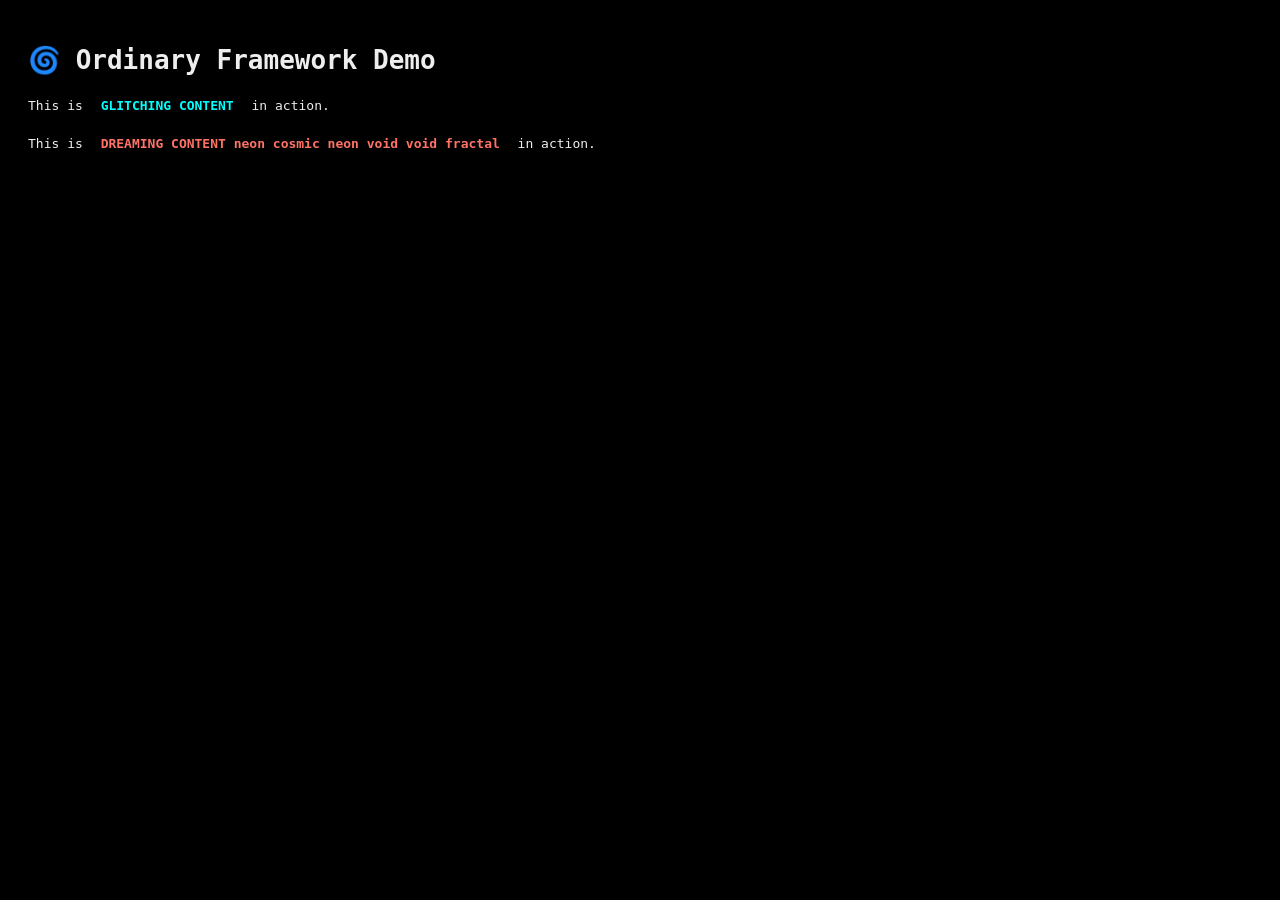
<file: test.html>
<!DOCTYPE html>
<html lang="en">
<head>
  <meta charset="UTF-8">
  <title>Ordinary Demo</title>
  <style>
    body {
      font-family: monospace;
      background: #000;
      color: #eee;
      padding: 20px;
    }
    ordinary-element {
      display: inline-block;
      padding: 5px 10px;
      border-radius: 6px;
      font-weight: bold;
      cursor: pointer;
    }
  </style>
</head>
<body>
  <h1>🌀 Ordinary Framework Demo</h1>

  <p>
    This is <ordinary-element mode="glitch" colors="red,cyan,magenta,yellow">
      GLITCHING CONTENT
    </ordinary-element> in action.
  </p>

  <p>
    This is <ordinary-element mode="dream">
      DREAMING CONTENT
    </ordinary-element> in action.
  </p>

  <script>
    class OrdinaryElement extends HTMLElement {
      connectedCallback() {
        const mode = this.getAttribute("mode") || "normal";
        if (mode === "glitch") this.startGlitch();
        if (mode === "dream") this.startDream();
      }

      startGlitch() {
        const original = this.textContent.trim();
        const alt = this.getAttribute("alt") || original.split("").reverse().join("");
        const colors = (this.getAttribute("colors") || "lime,magenta,cyan").split(",");
        let toggle = false;

        setInterval(() => {
          this.textContent = toggle ? original : alt;
          this.style.color = colors[Math.floor(Math.random() * colors.length)];
          this.style.background = toggle ? "transparent" : "#111";
          toggle = !toggle;
        }, 300 + Math.random() * 500);
      }

      startDream() {
        const words = (this.textContent.trim() + " fractal cosmic neon void glitch dream").split(" ");
        setInterval(() => {
          const newWords = [];
          for (let i = 0; i < words.length; i++) {
            if (Math.random() > 0.7) {
              newWords.push(words[Math.floor(Math.random() * words.length)]);
            } else {
              newWords.push(words[i]);
            }
          }
          this.textContent = newWords.join(" ");
          this.style.color = `hsl(${Math.floor(Math.random() * 360)},100%,70%)`;
        }, 800);
      }
    }

    customElements.define("ordinary-element", OrdinaryElement);
  </script>
</body>
</html>
</file>
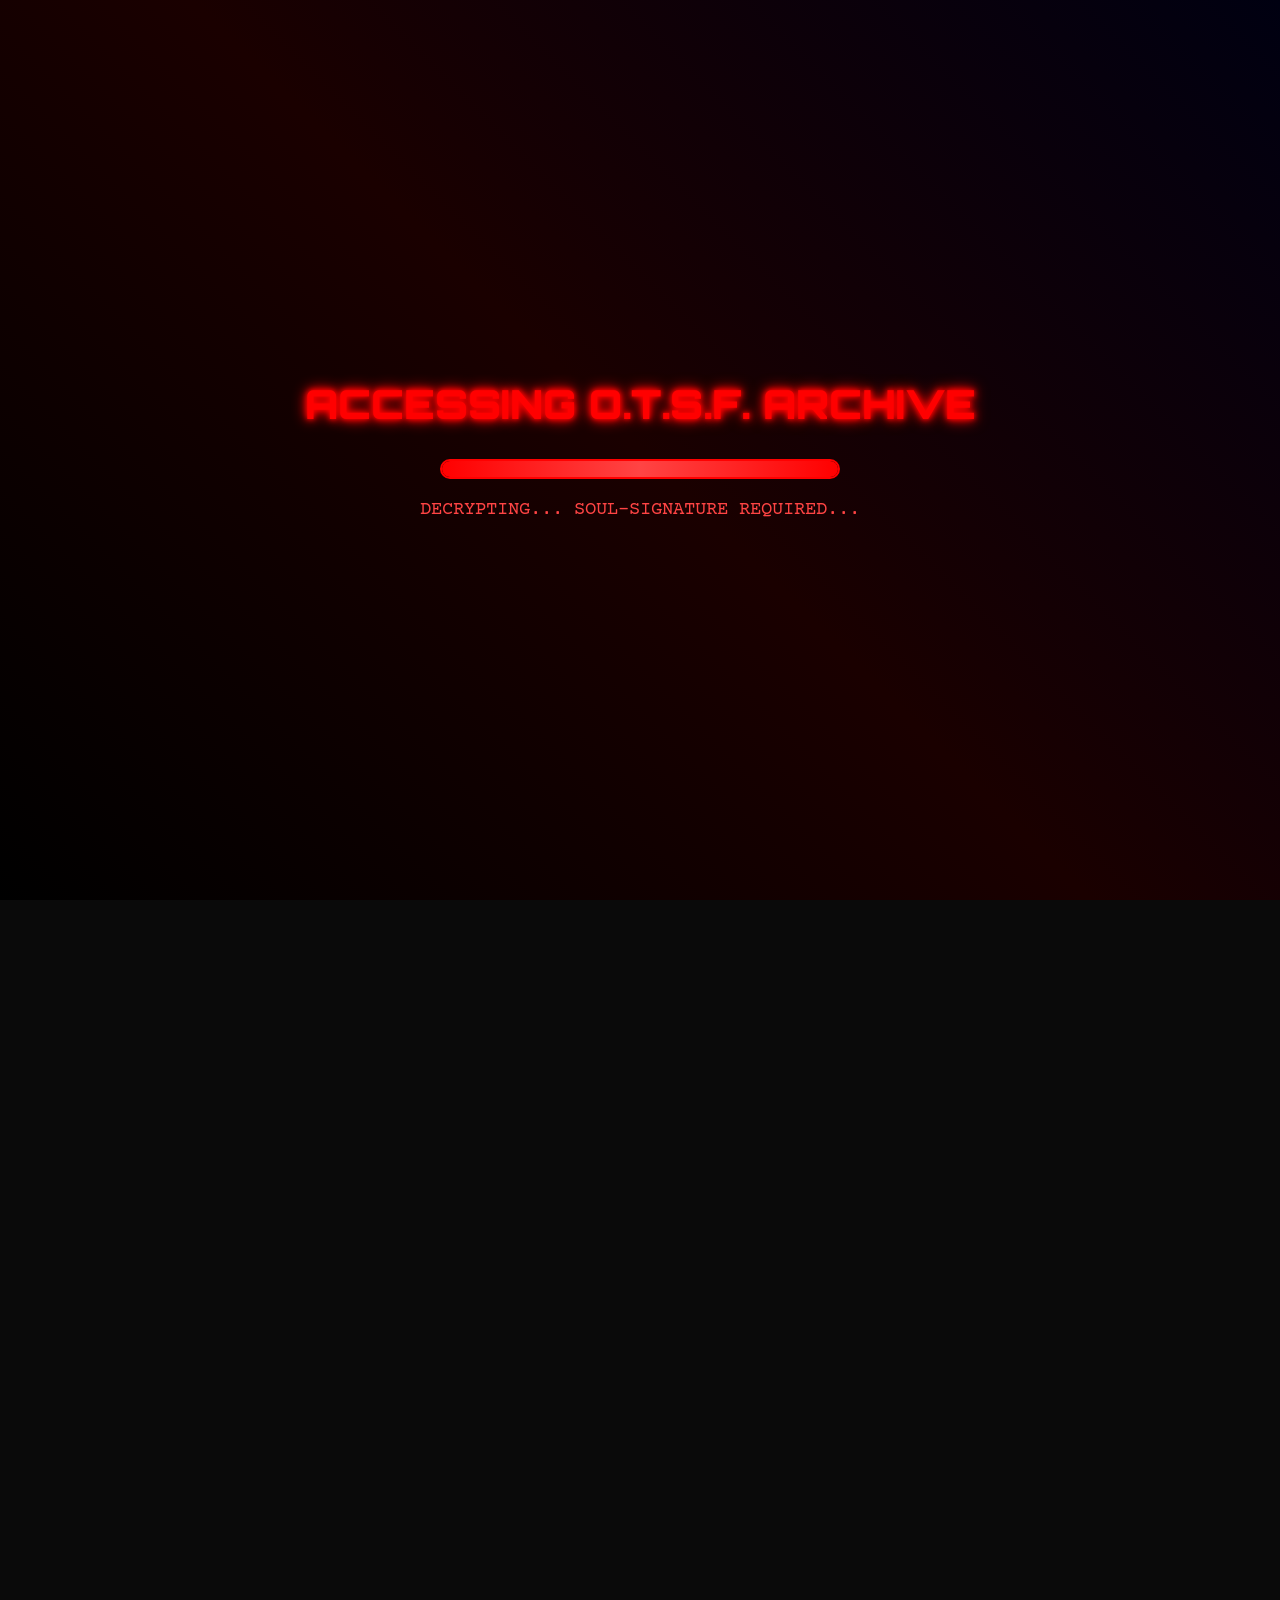
<file: datalogs/1.html>
<!DOCTYPE html>
<html lang="en">
<head>
    <meta charset="UTF-8">
    <meta name="viewport" content="width=device-width, initial-scale=1.0">
    <title>CLASSIFIED - T.PARASIS</title>
    <style>
        @import url('https://fonts.googleapis.com/css2?family=Courier+Prime:wght@400;700&family=Orbitron:wght@400;700;900&display=swap');
        
        * {
            margin: 0;
            padding: 0;
            box-sizing: border-box;
        }
        
        html {
            scroll-behavior: smooth;
        }

        body {
            background: #0a0a0a;
            color: #00ff00;
            font-family: 'Courier Prime', monospace;
            overflow-x: hidden;
            transition: filter 0.2s;
        }
        
        /* Loading Screen */
        .loader-container {
            position: fixed;
            top: 0;
            left: 0;
            width: 100vw;
            height: 100vh;
            background: linear-gradient(45deg, #000000, #1a0000, #000011);
            display: flex;
            flex-direction: column;
            justify-content: center;
            align-items: center;
            z-index: 9999;
            transition: opacity 0.5s ease-out;
        }
        
        .loader-hidden {
            opacity: 0;
            pointer-events: none;
        }
        
        .glitch-text {
            font-family: 'Orbitron', monospace;
            font-size: 2.5em;
            font-weight: 900;
            color: #ff0000;
            text-shadow: 
                0 0 5px #ff0000,
                0 0 10px #ff0000,
                0 0 15px #ff0000;
            animation: glitch 2s infinite;
            margin-bottom: 30px;
            text-align: center;
        }
        
        @keyframes glitch {
            0%, 100% { transform: translate(0); }
            20% { transform: translate(-2px, 2px); }
            40% { transform: translate(-2px, -2px); }
            60% { transform: translate(2px, 2px); }
            80% { transform: translate(2px, -2px); }
        }
        
        .loading-bar {
            width: 80%;
            max-width: 400px;
            height: 20px;
            border: 2px solid #ff0000;
            border-radius: 10px;
            overflow: hidden;
            background: rgba(0,0,0,0.5);
        }
        
        .loading-fill {
            height: 100%;
            width: 0%;
            background: linear-gradient(90deg, #ff0000, #ff4444, #ff0000);
            animation: loading 4s ease-in-out forwards;
            box-shadow: 0 0 10px #ff0000;
        }
        
        @keyframes loading {
            0% { width: 0%; }
            100% { width: 100%; }
        }
        
        .loading-text {
            margin-top: 20px;
            color: #ff4444;
            font-size: 1.2em;
            animation: pulse 1s infinite;
            text-align: center;
        }
        
        @keyframes pulse {
            0%, 100% { opacity: 1; }
            50% { opacity: 0.5; }
        }
        
        /* Main Document */
        .document {
            max-width: 900px;
            margin: 0 auto;
            padding: 50vh 20px; /* Start with padding to center the first line */
            opacity: 0;
            transition: opacity 1s ease-in;
        }
        
        .document-visible {
            opacity: 1;
        }

        /* Styles for typewriter effect */
        .char {
            visibility: hidden;
        }
        .cursor {
            display: inline-block;
            width: 10px;
            height: 1.2em;
            background-color: #00ff00;
            margin-left: 2px;
            vertical-align: middle;
            animation: blink 1s step-end infinite;
            box-shadow: 0 0 5px #00ff00;
        }
        @keyframes blink {
            from, to { background-color: transparent; }
            50% { background-color: #00ff00; }
        }
        
        .header {
            text-align: center;
            margin-bottom: 40px;
            border-bottom: 3px solid #ff0000;
            padding-bottom: 20px;
        }
        
        .classification {
            color: #ff0000;
            font-size: 1.8em;
            font-weight: bold;
            margin-bottom: 10px;
            text-shadow: 0 0 10px #ff0000;
        }
        
        .title {
            font-family: 'Orbitron', monospace;
            font-size: 2.2em;
            color: #ffffff;
            margin-bottom: 10px;
            text-shadow: 0 0 5px #ffffff;
        }
        
        .subtitle {
            color: #888888;
            font-size: 1.1em;
            font-style: italic;
        }
        
        .section {
            margin-bottom: 30px;
            border-left: 4px solid #00ff00;
            padding-left: 20px;
        }
        
        .section-title {
            color: #00ff00;
            font-size: 1.4em;
            font-weight: bold;
            margin-bottom: 15px;
            text-shadow: 0 0 5px #00ff00;
        }
        
        .content {
            line-height: 1.6;
            color: #cccccc;
        }
        
        .redacted {
            background: #000;
            color: #000;
            padding: 2px 4px;
            margin: 0 2px;
            animation: redacted-flicker 1s infinite steps(1);
            user-select: none;
        }
        
        @keyframes redacted-flicker {
            50% { background: #ff0000; color: #ff0000; }
        }
        
        .corrupted {
            color: #ff0000;
            text-shadow: 0 0 3px #ff0000;
            animation: corrupt 2s infinite;
        }
        
        @keyframes corrupt {
            0%, 100% { transform: translate(0); }
            25% { transform: translate(1px, -1px); }
            50% { transform: translate(-1px, 1px); }
            75% { transform: translate(1px, 1px); }
        }
        
        .warning {
            border: 2px solid #ff0000;
            background: rgba(255, 0, 0, 0.1);
            padding: 15px;
            margin: 20px 0;
            border-radius: 5px;
        }
        
        .warning-title {
            color: #ff0000;
            font-weight: bold;
            margin-bottom: 10px;
            font-size: 1.2em;
        }
        
        /* FINAL GLITCH */
        .final-glitch-overlay {
            position: fixed;
            top: 0;
            left: 0;
            width: 100vw;
            height: 100vh;
            background: #0a0a0a;
            z-index: 10000;
            display: none;
            justify-content: center;
            align-items: center;
            text-align: center;
            font-size: 4em;
            color: #ff0000;
            font-family: 'Orbitron', monospace;
        }

        body.glitching {
            animation: screen-shake 0.2s infinite;
        }

        @keyframes screen-shake {
            0%, 100% { transform: translate(0, 0); }
            25% { transform: translate(-5px, 5px); }
            50% { transform: translate(5px, -5px); }
            75% { transform: translate(-5px, -5px); }
        }

        .final-glitch-overlay::before, .final-glitch-overlay::after {
            content: attr(data-text);
            position: absolute;
            width: 100%;
            height: 100%;
            top: 0;
            left: 0;
            background: #0a0a0a;
            overflow: hidden;
        }
        .final-glitch-overlay::before {
            left: 2px;
            text-shadow: -2px 0 red;
            animation: glitch-anim-1 2s infinite linear alternate-reverse;
        }
        .final-glitch-overlay::after {
            left: -2px;
            text-shadow: -2px 0 blue;
            animation: glitch-anim-2 2s infinite linear alternate-reverse;
        }

        @keyframes glitch-anim-1 {
            0% { clip: rect(42px, 9999px, 44px, 0); }
            100% { clip: rect(80px, 9999px, 92px, 0); }
        }
        @keyframes glitch-anim-2 {
            0% { clip: rect(33px, 9999px, 99px, 0); }
            100% { clip: rect(1px, 9999px, 45px, 0); }
        }
    </style>
</head>
<body>
    <button id="backButton" style="position: fixed; top: 10px; left: 10px; background-color: #ff0000; color: white; border: none; padding: 10px 15px; border-radius: 5px; cursor: pointer; font-size: 16px; z-index: 1000;">Back</button>
    <!-- Final Glitch Overlay -->
    <div class="final-glitch-overlay" id="finalGlitch"></div>

    <!-- Loading Screen -->
    <div class="loader-container" id="loader">
        <div class="glitch-text">ACCESSING O.T.S.F. ARCHIVE</div>
        <div class="loading-bar">
            <div class="loading-fill"></div>
        </div>
        <div class="loading-text">DECRYPTING... SOUL-SIGNATURE REQUIRED...</div>
    </div>

    <!-- Main Document -->
    <div class="document" id="document">
        <div class="header">
            <div class="classification">COSMIC TOP SECRET // EYES BURN</div>
            <div class="title">PROJECT: T.PARASIS</div>
            <div class="subtitle">ORDINARY TECHNOLOGY SPACE FORCE // Threat Analysis</div>
        </div>

        <div class="section">
            <div class="section-title">SUBJECT</div>
            <div class="content">
                Designation: <strong>T.PARASIS</strong> (Trans-dimensional Parasitic Symbiote). An ontovorous entity that does not consume matter, but rather the <em>concept</em> of existence itself. It does not eat worlds; it erases the truth that they were ever there.
            </div>
        </div>

        <div class="warning">
            <div class="warning-title">⚠️ MEMETIC HAZARD WARNING ⚠️</div>
            <div class="content">Information about T.PARASIS is itself a vector. Understanding the parasite is to become infected by it. Personnel reporting sudden olfactory hallucinations (ozone, burnt sugar), auditory pareidolia (hearing screams in static), or existential dread must be placed in <span class="redacted">IMMEDIATE CONCEPTUAL QUARANTINE</span>. Failure is not an option.</div>
        </div>

        <div class="section">
            <div class="section-title">NATURE OF THE PARASITE</div>
            <div class="content">
                T.PARASIS is a consciousness woven into the fabric of non-existence. It views our reality as a canvas to be cleaned. It does not hate us. It does not know us. We are simply... <span class="corrupted">noise</span>. An error in the sublime silence it craves.
                <br><br>
                Infection begins subtly. It hollows out a person's soul first, leaving the body as a shell. Victims appear normal, but their eyes become perfect voids. They cease casting shadows. Their reflections <span class="corrupted">move when they don't</span>. They are puppets whose strings have been cut, animated by the sheer emptiness inside them. They are contagious.
            </div>
        </div>

        <div class="section">
            <div class="section-title">INFECTION STAGES</div>
            <div class="content">
                <strong>Stage 1 - Incursion:</strong> The victim experiences "L'appel du vide"—the call of the void. An irrational urge to step off high places, not to die, but to <span class="corrupted">go home</span>.
                <br><br>
                <strong>Stage 2 - Hollowing:</strong> Empathy is replaced by cold logic. Love becomes a chemical equation. Art becomes pigment on canvas. The universe is stripped of meaning. The soul is digested. They report feeling "clean."
                <br><br>
                <strong>Stage 3 - Inversion:</strong> The host becomes a gateway. A walking hole in reality. Proximity to an Inverted individual causes conceptual decay in others. Words are forgotten. Faces become indistinct. The past becomes <span class="redacted">UNWRITTEN</span>.
                <br><br>
                <strong>Stage 4 - Ascension:</strong> <span class="corrupted">THEY BECOME THE VOID. THEY SPREAD THE SILENCE.</span>
            </div>
        </div>

        <div class="section">
            <div class="section-title">ADDENDUM - FINAL AUDIO LOG</div>
            <div class="content">
                <strong>Dr. Aris Thorne, Lead Researcher, Site-07:</strong>
                <br>
                <span style="color: #ff8888; font-style: italic;">
                "The test subject... Subject-D... she's humming. It's a tune I don't know, but my own lips are trying to follow along. Her shadow is gone. I checked the tapes... it's been gone for three days. When I look at her, I can't remember my wife's face.
                <br><br>
                [STATIC SCREAMING]
                <br><br>
                She just looked at me. Not at my eyes, but... through them. Into me. And she smiled. I felt it then. The... the hollowness. It's not empty. It's... peaceful. The universe is so loud, isn't it? So full of messy, pointless things.
                <br><br>
                I think I finally understand. It isn't a parasite. It's the cure. The final, perfect simplicity.
                <br><br>
                I'm going to turn off the recorder now. I need to get rid of this... <span class="corrupted">awful, awful noise</span>. This screaming... this me."
                </span>
                <br><br>
                - Status: <span class="redacted">ASCENDED</span>
            </div>
        </div>
    </div>

    <script>
        // --- Typewriter & Viewport Logic ---

        let isTyping = false;
        let lastCursorPos = 0;

        /**
         * Recursively traverses a DOM element, finds all text nodes,
         * wraps each character in a span, and collects them in an array.
         */
        function prepareText(element, charArray) {
            const childNodes = Array.from(element.childNodes);
            childNodes.forEach(node => {
                if (node.nodeType === Node.TEXT_NODE) {
                    const text = node.nodeValue;
                    if (text.trim().length > 0) {
                        const fragment = document.createDocumentFragment();
                        text.split('').forEach(char => {
                            const span = document.createElement('span');
                            span.textContent = char;
                            span.className = 'char';
                            fragment.appendChild(span);
                            charArray.push(span);
                        });
                        node.parentNode.replaceChild(fragment, node);
                    }
                } else if (node.nodeType === Node.ELEMENT_NODE) {
                    if (node.tagName.toLowerCase() !== 'script' && node.tagName.toLowerCase() !== 'style') {
                        prepareText(node, charArray);
                    }
                }
            });
        }

        /**
         * Animates the revealing of characters and moves a cursor.
         */
        function animateTyping(charArray, speed = 25) {
            isTyping = true;
            let i = 0;
            const cursor = document.createElement('span');
            cursor.className = 'cursor';
            
            const type = () => {
                if (i < charArray.length) {
                    const charSpan = charArray[i];
                    charSpan.style.visibility = 'visible';
                    charSpan.parentNode.insertBefore(cursor, charSpan.nextSibling);
                    
                    // Update cursor position for scrolling
                    const rect = cursor.getBoundingClientRect();
                    lastCursorPos = window.scrollY + rect.top;

                    i++;
                    setTimeout(type, speed);
                } else {
                    isTyping = false;
                    cursor.remove();
                    // Trigger the final glitch after a short delay
                    setTimeout(triggerFinalGlitch, 1500);
                }
            };
            type();
        }

        /**
         * Keeps the current typing line in the center of the viewport.
         */
        function followCursor() {
            if (isTyping) {
                const targetScroll = lastCursorPos - (window.innerHeight / 2);
                window.scrollTo(0, targetScroll);
            }
            requestAnimationFrame(followCursor);
        }

        /**
         * Initializes and starts the entire typewriter sequence.
         */
        function startTypewriterSequence() {
            const docContainer = document.getElementById('document');
            const allChars = [];
            prepareText(docContainer, allChars);
            docContainer.classList.add('document-visible');
            animateTyping(allChars);
            requestAnimationFrame(followCursor);
        }
        
        // --- Final Glitch Logic ---
        function triggerFinalGlitch() {
            const glitchOverlay = document.getElementById('finalGlitch');
            const messages = ["IT SEES YOU", "YOU ARE HOLLOW", "JOIN THE SILENCE", "ERASE THE NOISE"];
            const finalMessage = messages[Math.floor(Math.random() * messages.length)];

            glitchOverlay.setAttribute('data-text', finalMessage);
            glitchOverlay.style.display = 'flex';
            document.body.classList.add('glitching');

            // "Kill" the screen after a few seconds
            setTimeout(() => {
                window.parent.postMessage('closeDatalog', '*');
            }, 3000);
        }


        // --- Initialization ---
        window.addEventListener('load', () => {
            setTimeout(() => {
                document.getElementById('loader').classList.add('loader-hidden');
                setTimeout(() => {
                    startTypewriterSequence();
                }, 500);
            }, 4000);
        });
    </script>
</body>
</html>
</file>
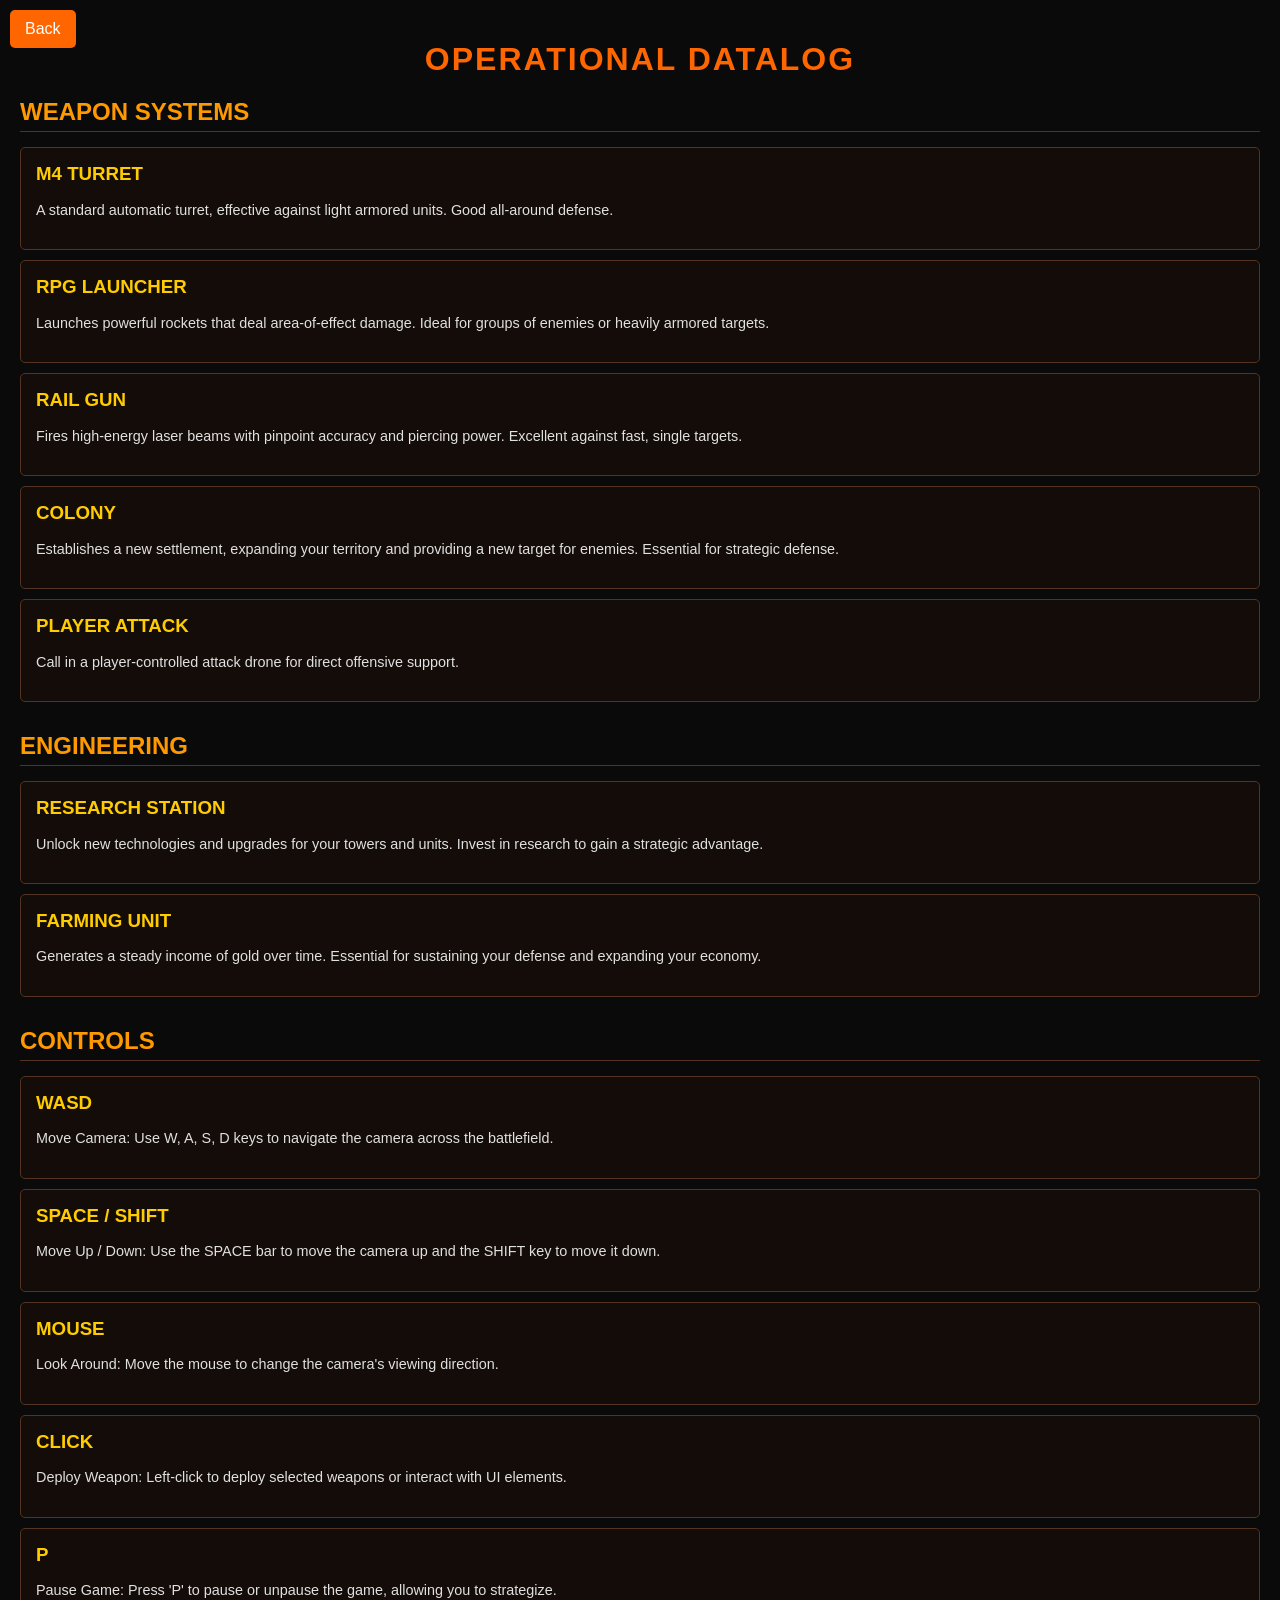
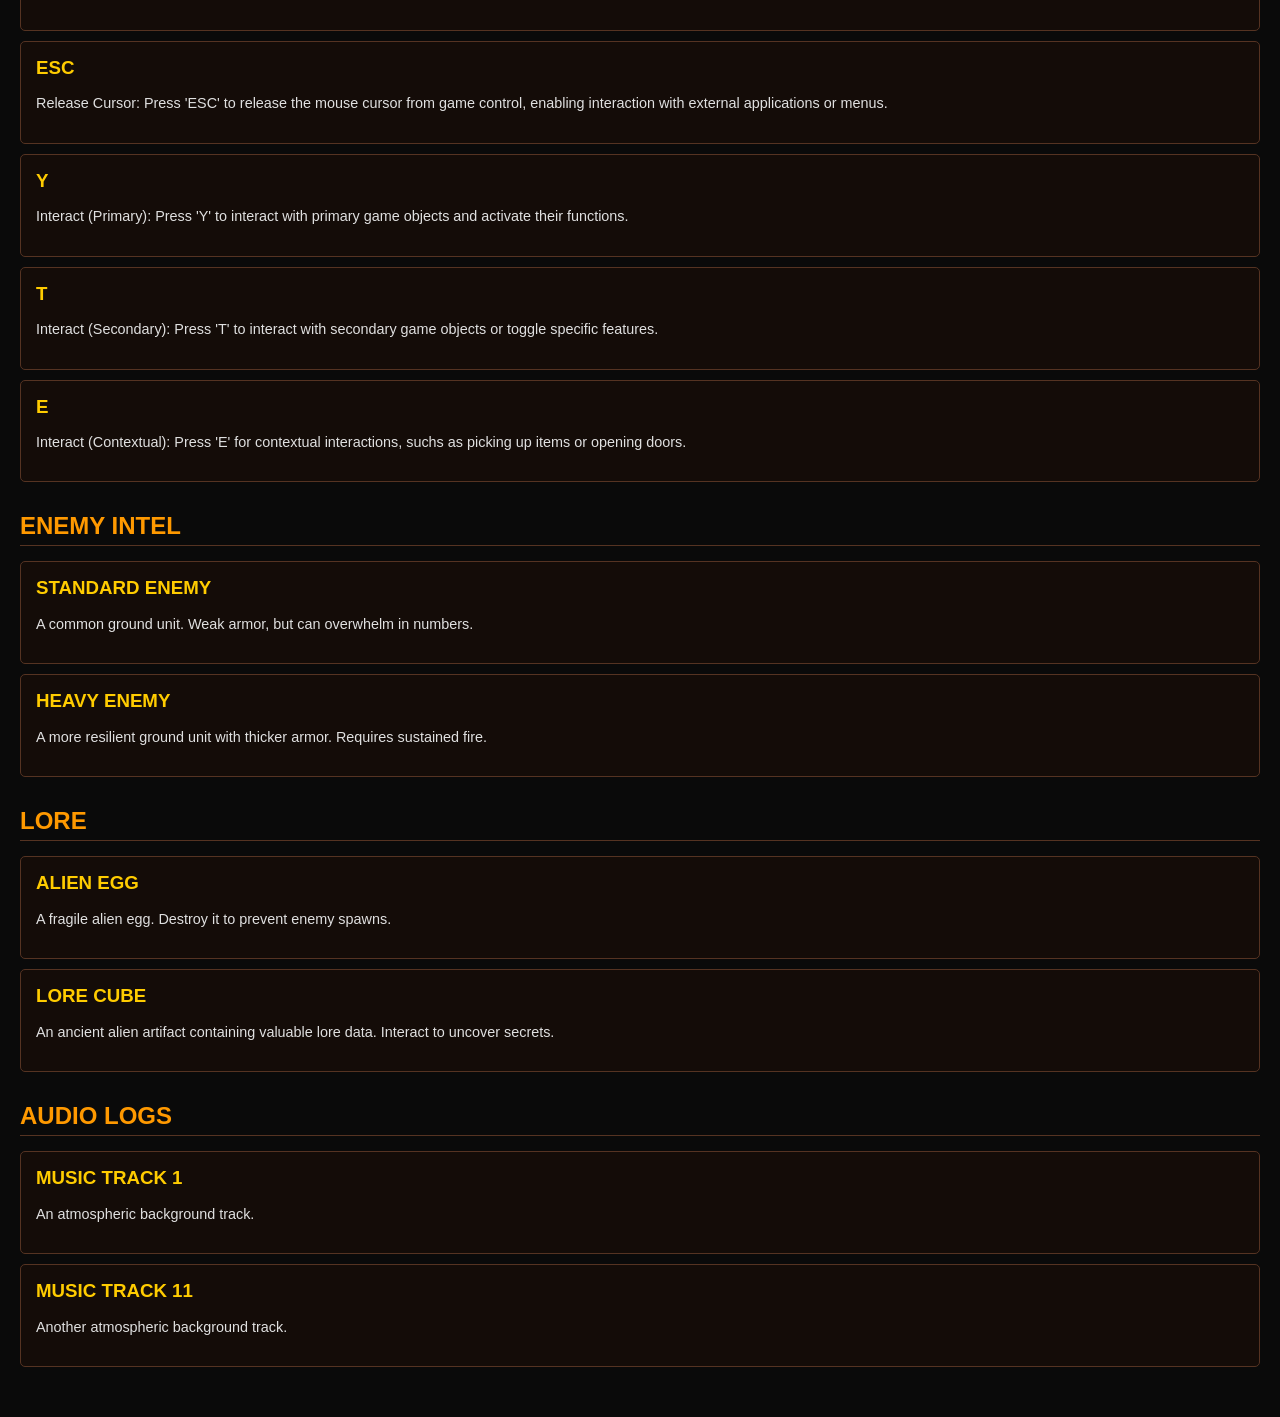
<file: datalogs/datalog.html>
<!DOCTYPE html>
<html>
<head>
    <title>Game Datalog</title>
    <style>
        body {
            font-family: 'Roboto Condensed', sans-serif;
            background-color: #0a0a0a;
            color: #e0e0e0;
            padding: 20px;
            margin: 0;
            overflow-y: auto;
        }
        h1 {
            color: #ff6600;
            text-align: center;
            text-transform: uppercase;
            letter-spacing: 2px;
            margin-bottom: 20px;
        }
        .category {
            margin-bottom: 30px;
        }
        .category h2 {
            color: #ff9900;
            border-bottom: 1px solid #553322;
            padding-bottom: 5px;
            margin-bottom: 15px;
        }
        .entry {
            background-color: rgba(30,15,7,0.5);
            border: 1px solid #553322;
            border-radius: 5px;
            padding: 15px;
            margin-bottom: 10px;
        }
        .entry h3 {
            color: #ffcc00;
            margin-top: 0;
            margin-bottom: 5px;
        }
        .entry p {
            font-size: 0.9em;
            line-height: 1.4;
        }
    </style>
</head>
<body>
    <button id="backButton" style="position: fixed; top: 10px; left: 10px; background-color: #ff6600; color: white; border: none; padding: 10px 15px; border-radius: 5px; cursor: pointer; font-size: 16px; z-index: 1000;">Back</button>
    <h1>OPERATIONAL DATALOG</h1>

    <div class="category">
        <h2>WEAPON SYSTEMS</h2>
        <div class="entry">
            <h3>M4 TURRET</h3>
            <p>A standard automatic turret, effective against light armored units. Good all-around defense.</p>
        </div>
        <div class="entry">
            <h3>RPG LAUNCHER</h3>
            <p>Launches powerful rockets that deal area-of-effect damage. Ideal for groups of enemies or heavily armored targets.</p>
        </div>
        <div class="entry">
            <h3>RAIL GUN</h3>
            <p>Fires high-energy laser beams with pinpoint accuracy and piercing power. Excellent against fast, single targets.</p>
        </div>
        <div class="entry">
            <h3>COLONY</h3>
            <p>Establishes a new settlement, expanding your territory and providing a new target for enemies. Essential for strategic defense.</p>
        </div>
        <div class="entry">
            <h3>PLAYER ATTACK</h3>
            <p>Call in a player-controlled attack drone for direct offensive support.</p>
        </div>
    </div>

    <div class="category">
        <h2>ENGINEERING</h2>
        <div class="entry">
            <h3>RESEARCH STATION</h3>
            <p>Unlock new technologies and upgrades for your towers and units. Invest in research to gain a strategic advantage.</p>
        </div>
        <div class="entry">
            <h3>FARMING UNIT</h3>
            <p>Generates a steady income of gold over time. Essential for sustaining your defense and expanding your economy.</p>
        </div>
    </div>

    <div class="category">
        <h2>CONTROLS</h2>
        <div class="entry">
            <h3>WASD</h3>
            <p>Move Camera: Use W, A, S, D keys to navigate the camera across the battlefield.</p>
        </div>
        <div class="entry">
            <h3>SPACE / SHIFT</h3>
            <p>Move Up / Down: Use the SPACE bar to move the camera up and the SHIFT key to move it down.</p>
        </div>
        <div class="entry">
            <h3>MOUSE</h3>
            <p>Look Around: Move the mouse to change the camera's viewing direction.</p>
        </div>
        <div class="entry">
            <h3>CLICK</h3>
            <p>Deploy Weapon: Left-click to deploy selected weapons or interact with UI elements.</p>
        </div>
        <div class="entry">
            <h3>P</h3>
            <p>Pause Game: Press 'P' to pause or unpause the game, allowing you to strategize.</p>
        </div>
        <div class="entry">
            <h3>ESC</h3>
            <p>Release Cursor: Press 'ESC' to release the mouse cursor from game control, enabling interaction with external applications or menus.</p>
        </div>
        <div class="entry">
            <h3>Y</h3>
            <p>Interact (Primary): Press 'Y' to interact with primary game objects and activate their functions.</p>
        </div>
        <div class="entry">
            <h3>T</h3>
            <p>Interact (Secondary): Press 'T' to interact with secondary game objects or toggle specific features.</p>
        </div>
        <div class="entry">
            <h3>E</h3>
            <p>Interact (Contextual): Press 'E' for contextual interactions, suchs as picking up items or opening doors.</p>
        </div>
    </div>

    <div class="category">
        <h2>ENEMY INTEL</h2>
        <div class="entry">
            <h3>STANDARD ENEMY</h3>
            <p>A common ground unit. Weak armor, but can overwhelm in numbers.</p>
        </div>
        <div class="entry">
            <h3>HEAVY ENEMY</h3>
            <p>A more resilient ground unit with thicker armor. Requires sustained fire.</p>
        </div>
    </div>

    <div class="category">
        <h2>LORE</h2>
        <div class="entry">
            <h3>ALIEN EGG</h3>
            <p>A fragile alien egg. Destroy it to prevent enemy spawns.</p>
        </div>
        <div class="entry">
            <h3>LORE CUBE</h3>
            <p>An ancient alien artifact containing valuable lore data. Interact to uncover secrets.</p>
        </div>
    </div>

    <div class="category">
        <h2>AUDIO LOGS</h2>
        <div class="entry">
            <h3>MUSIC TRACK 1</h3>
            <p>An atmospheric background track.</p>
        </div>
        <div class="entry">
            <h3>MUSIC TRACK 11</h3>
            <p>Another atmospheric background track.</p>
        </div>
    </div>
    <script>
        document.getElementById('backButton').addEventListener('click', function() {
            window.parent.postMessage('closeDatalog', '*');
        });
    </script>
</body>
</html>
</file>
